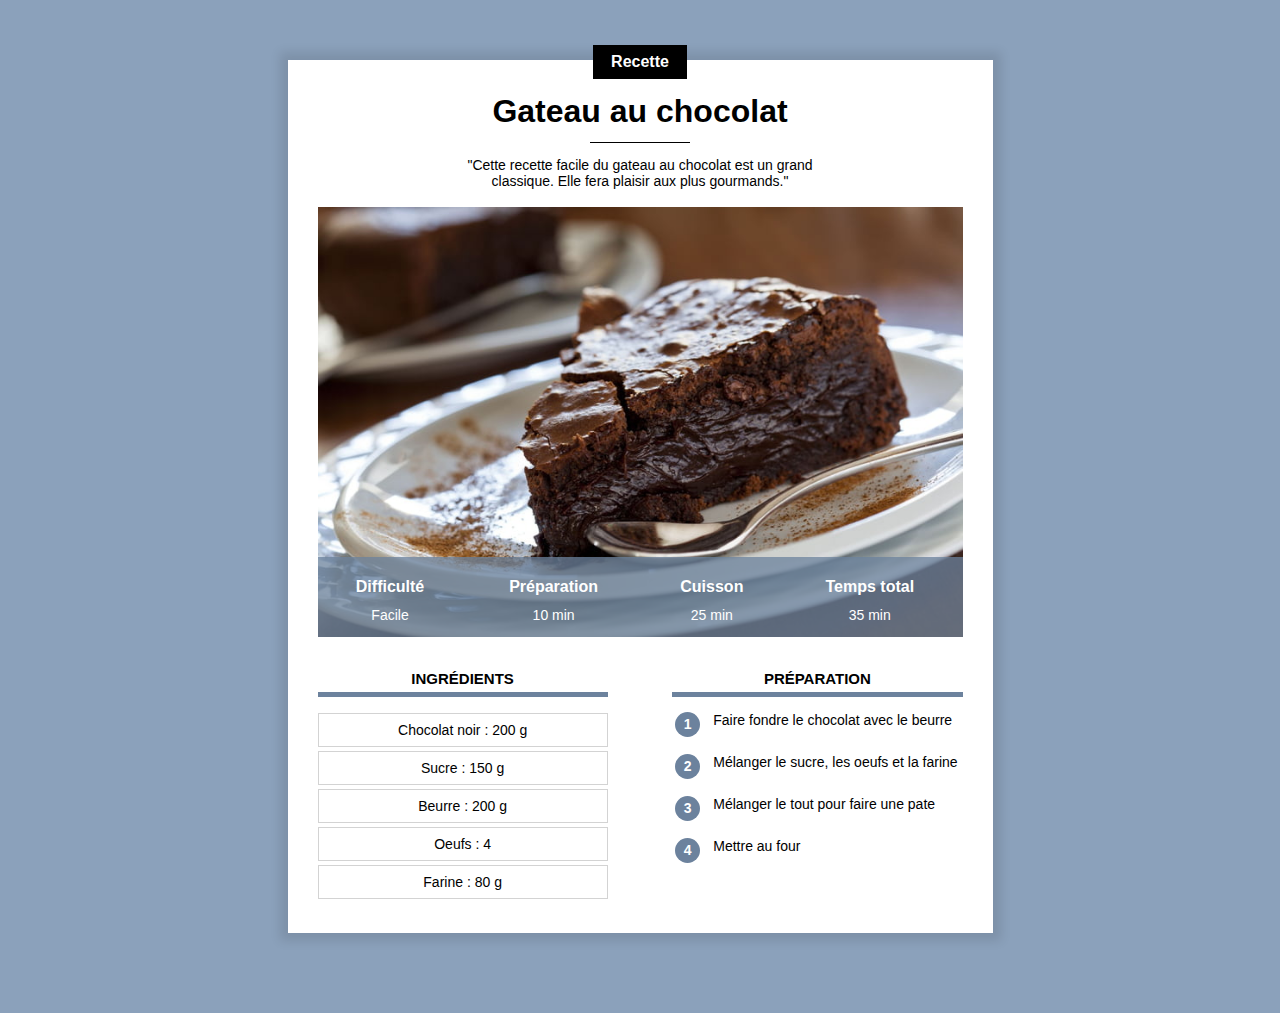
<file: index.html>
<!DOCTYPE html>
<html>
    <head>
        <title>Gateau au chocolat</title>
        <meta charset="UTF-8">
        <meta name="viewport" content="width=device-width, initial-scale=1.0">
        <link rel="stylesheet" href="recette.css"/>
    </head>
    <body>

        <div class="contenu">

            <div class="centre categorie">
                <p class="categorie">Recette</p>
            </div>

            <h1>Gateau au chocolat</h1>

            <div class="separateur"></div>

            <div class="centre">
                <p class="description">"Cette recette facile du gateau au chocolat est un grand classique. Elle fera plaisir aux plus gourmands."</p>
            </div>
            
            <div class="info">
                <img class="centre info" src="gateau.jpg">

                <table class="info">
                    <tr>
                        <th>Difficulté</th>
                        <th>Préparation</th>
                        <th>Cuisson</th>
                        <th>Temps total</th>
                    </tr>
                    <tr>
                        <td>Facile</td>
                        <td>10 min</td>
                        <td>25 min</td>
                        <td>35 min</td>
                    </tr>
                </table>
            </div>

            <div>
                <div class="colonne1 colonne">
                    <h2>Ingrédients</h2>
                    <div class="ingredients">
                        <p>Chocolat noir : 200 g</p>
                        <p>Sucre : 150 g</p>
                        <p>Beurre : 200 g</p>
                        <p>Oeufs : 4</p>
                        <p>Farine : 80 g</p>
                    </div>
                </div>
    
                <div class="colonne2 colonne">
                    <h2>Préparation</h2>
                    <table class="preparation">
                        <tr>
                            <td>
                                <p class="numero">1</p>
                            </td>
                            <td class="preparation_etape">Faire fondre le chocolat avec le beurre</td>
                        </tr>
                        <tr>
                            <td>
                                <p class="numero">2</p>
                            </td>
                            <td class="preparation_etape">Mélanger le sucre, les oeufs et la farine</td>
                        </tr>
                        <tr>
                            <td>
                                <p class="numero">3</p>
                            </td>
                            <td class="preparation_etape">Mélanger le tout pour faire une pate</td>
                        </tr>
                        <tr>
                            <td>
                                <p class="numero">4</p>
                            </td>
                            <td class="preparation_etape">Mettre au four</td>
                        </tr>
                    </table>
                </div>
            </div>
            
        </div>
    </body>
</html>
</file>
<file: recette.css>
* {
    overflow: auto;
}

body {
    background-color: #8BA1BB;
    font-family: Arial;
    margin: 0;
}

p.categorie {
    background-color: black;
    color: white;
    display: inline-block;
    margin-top: -15px;
    padding: 8px 18px;
    margin-bottom: 0;
    font-weight: bold;
    font-size: 16px;
}

div.contenu {
    background-color: white;
    margin: 40px 8px 40px 8px;
    padding: 0px 8px 20px 8px;
    box-shadow: 0px 0px 10px 8px rgba(0, 0, 0, 0.1);
    overflow: visible;
}

h1 {
    text-align: center;
    margin-bottom: 12px;
    margin-top: 10px;
}

p.description {
    text-align: center;
    max-width: 400px;
    display: inline-block;
    font-size: 14px;
}

.centre {
    text-align: center;
    width: 100%;
}

div.categorie {
    margin-bottom: 0px;
    margin-top: 0px;
    overflow: visible;
}

div.separateur {
    width: 100px;
    height: 1px;
    background-color: black;
    margin-left: auto;
    margin-right: auto;
}

div.info {
    position: relative;
}

table.info {
    position: absolute;
    bottom: 0;
    width: 100%;
    color: white;
    background-color: #6C829DC0;
    height: 50px;
}

table.info td {
    text-align: center;
    font-size: 12px;
    vertical-align: top;
}

table.info th {
    font-size: 14px;
    vertical-align: bottom;
    padding-bottom: 8px;
}

img.info {
    display: block;
    max-height: 800px;
    object-fit: cover;
    min-height: 200px;
    background-color: lightgray;
}

div.colonne {
    width: 100%;
    margin-top: 20px;
}

div.colonne h2 {
    text-align: center;
    text-transform: uppercase;
    font-size: 15px;
    border-bottom: 5px solid #6C829D;
    padding-bottom: 5px;
}

div.colonne1 {
    display: inline-block;
}

div.ingredients p {
    border: 1px solid lightgray;
    padding: 8px 0;
    font-size: 14px;
    text-align: center;
    margin-top: 4px;
    margin-bottom: 0;
}

table.preparation p.numero {
    background-color: #6C829D;
    color: white;
    width: 25px;
    height: 25px;
    text-align: center;
    font-size: 14px;
    font-weight: bold;
    padding-top: 4px;
    box-sizing: border-box;
    border-radius: 50%;
    margin: 0;
}

table.preparation td {
    vertical-align: top;
}

table.preparation td.preparation_etape {
    font-size: 14px;
    padding-left: 10px;
    padding-bottom: 10px;
}

table.preparation tr {
    height: 40px;
}

/* Styles pour ordinateur */
@media only screen and (min-width: 768px){
    div.contenu {
        margin: 60px 10% 80px 10%;
        padding: 0px 30px 30px 30px;
        min-width: 350px;
    }

    table.info {
        height: 80px;
    }

    table.info td {
        font-size: 14px;
    }

    table.info th {
        font-size: 16px;
    }

    div.colonne {
        width: 45%;
    }
        
    div.colonne1 {
        margin-right: 10%;
    }
    
    div.colonne2 {
        float: right;
    }
}

@media only screen and (min-width: 900px) {
    div.contenu {
        margin-left: auto;
        margin-right: auto;
        width: 645px;
    }
}
</file>
